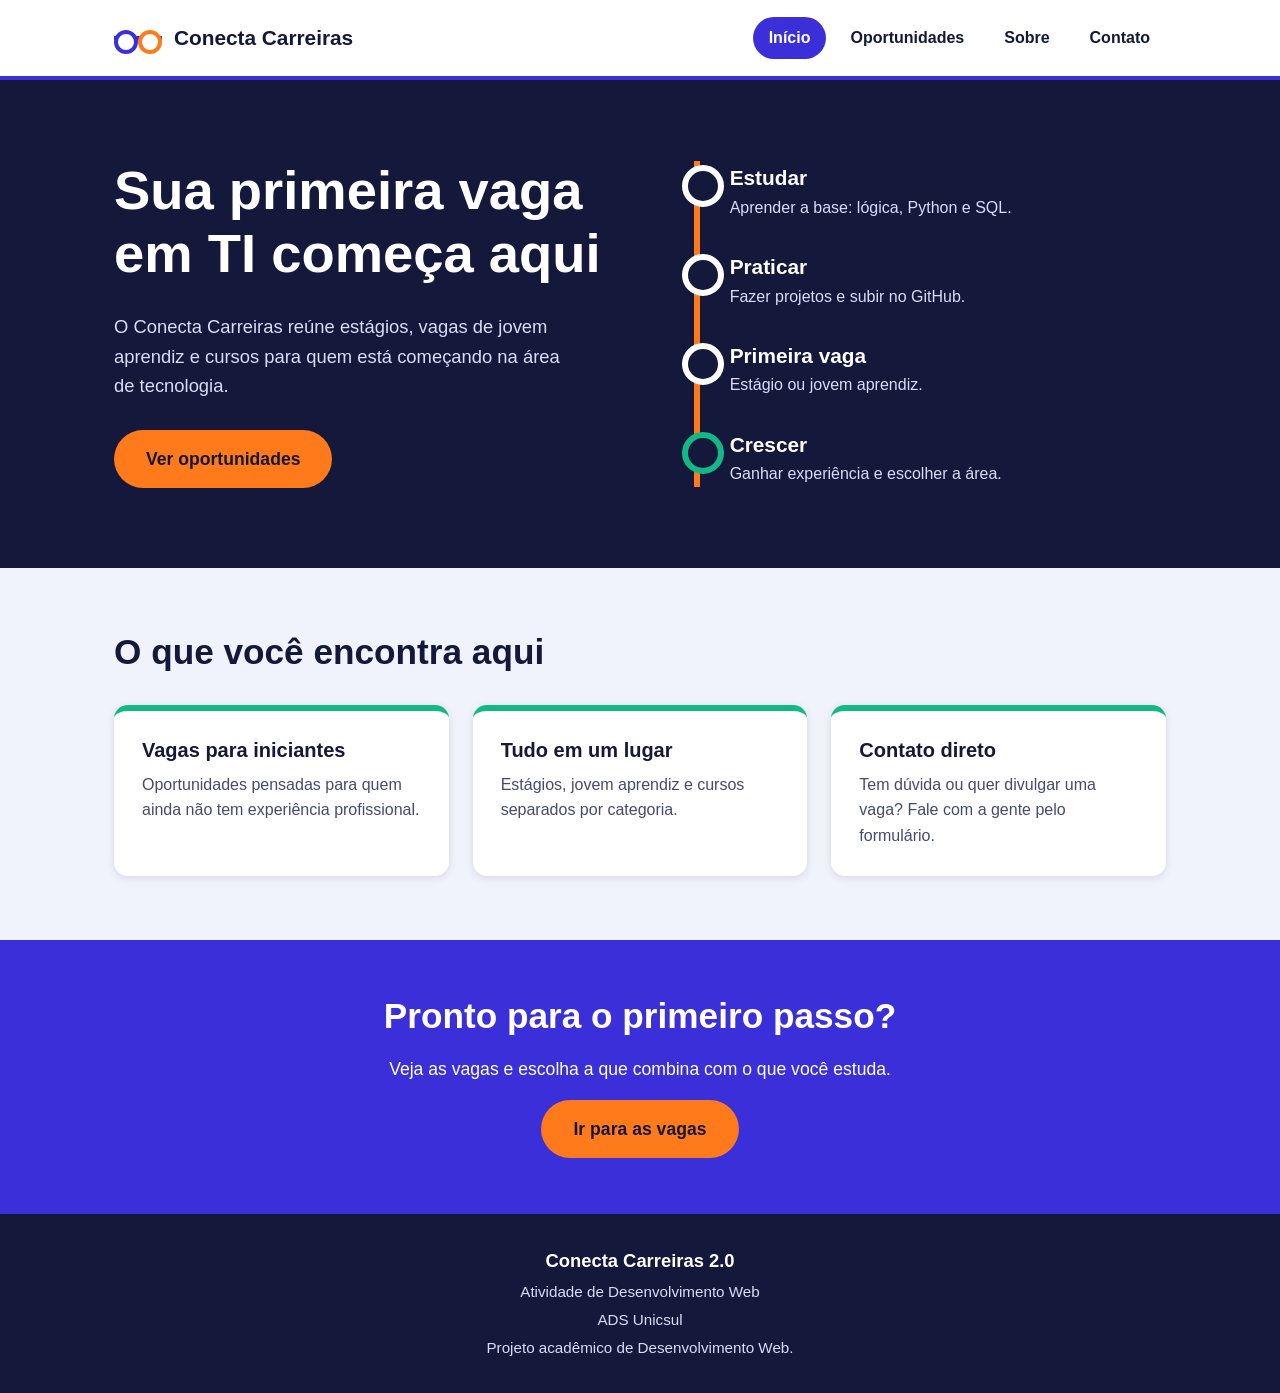
<file: index.html>
<!DOCTYPE html>
<html lang="pt-BR">
<head>
  <meta charset="UTF-8">
  <meta name="viewport" content="width=device-width, initial-scale=1">
  <meta name="description" content="Conecta Carreiras 2.0: estágios, jovem aprendiz e cursos para quem está começando em TI.">
  <title>Início | Conecta Carreiras 2.0</title>
  <link rel="stylesheet" href="css/estilo.css">
</head>
<body>
  <a class="pular-conteudo" href="#conteudo">Pular para o conteúdo</a>

  <header class="topo">
    <div class="container">
      <a class="logo" href="index.html"><span class="logo-marca" aria-hidden="true"></span>Conecta Carreiras</a>
      <nav aria-label="Menu principal">
        <ul class="menu">
          <li><a href="index.html" aria-current="page">Início</a></li>
          <li><a href="oportunidades.html">Oportunidades</a></li>
          <li><a href="sobre.html">Sobre</a></li>
          <li><a href="contato.html">Contato</a></li>
        </ul>
      </nav>
    </div>
  </header>

  <main id="conteudo">
    <section class="hero">
      <div class="container">
        <div class="hero-texto">
          <h1>Sua primeira vaga em TI começa aqui</h1>
          <p>O Conecta Carreiras reúne estágios, vagas de jovem aprendiz e cursos para quem está começando na área de tecnologia.</p>
          <a class="botao botao-destaque" href="oportunidades.html">Ver oportunidades</a>
        </div>
        <ol class="linha" aria-label="Caminho da carreira em quatro passos">
          <li><strong>Estudar</strong>Aprender a base: lógica, Python e SQL.</li>
          <li><strong>Praticar</strong>Fazer projetos e subir no GitHub.</li>
          <li><strong>Primeira vaga</strong>Estágio ou jovem aprendiz.</li>
          <li><strong>Crescer</strong>Ganhar experiência e escolher a área.</li>
        </ol>
      </div>
    </section>

    <section class="secao">
      <div class="container">
        <h2>O que você encontra aqui</h2>
        <div class="beneficios">
          <article class="beneficio">
            <h3>Vagas para iniciantes</h3>
            <p>Oportunidades pensadas para quem ainda não tem experiência profissional.</p>
          </article>
          <article class="beneficio">
            <h3>Tudo em um lugar</h3>
            <p>Estágios, jovem aprendiz e cursos separados por categoria.</p>
          </article>
          <article class="beneficio">
            <h3>Contato direto</h3>
            <p>Tem dúvida ou quer divulgar uma vaga? Fale com a gente pelo formulário.</p>
          </article>
        </div>
      </div>
    </section>

    <section class="chamada">
      <div class="container">
        <h2>Pronto para o primeiro passo?</h2>
        <p>Veja as vagas e escolha a que combina com o que você estuda.</p>
        <a class="botao botao-destaque" href="oportunidades.html">Ir para as vagas</a>
      </div>
    </section>
  </main>

  <footer class="rodape">
    <div class="container">
      <p class="rodape-nome">Conecta Carreiras 2.0</p>
      <p>Atividade de Desenvolvimento Web</p>
      <p>ADS Unicsul</p>
      <p>Projeto acadêmico de Desenvolvimento Web.</p>
    </div>
  </footer>
</body>
</html>
</file>
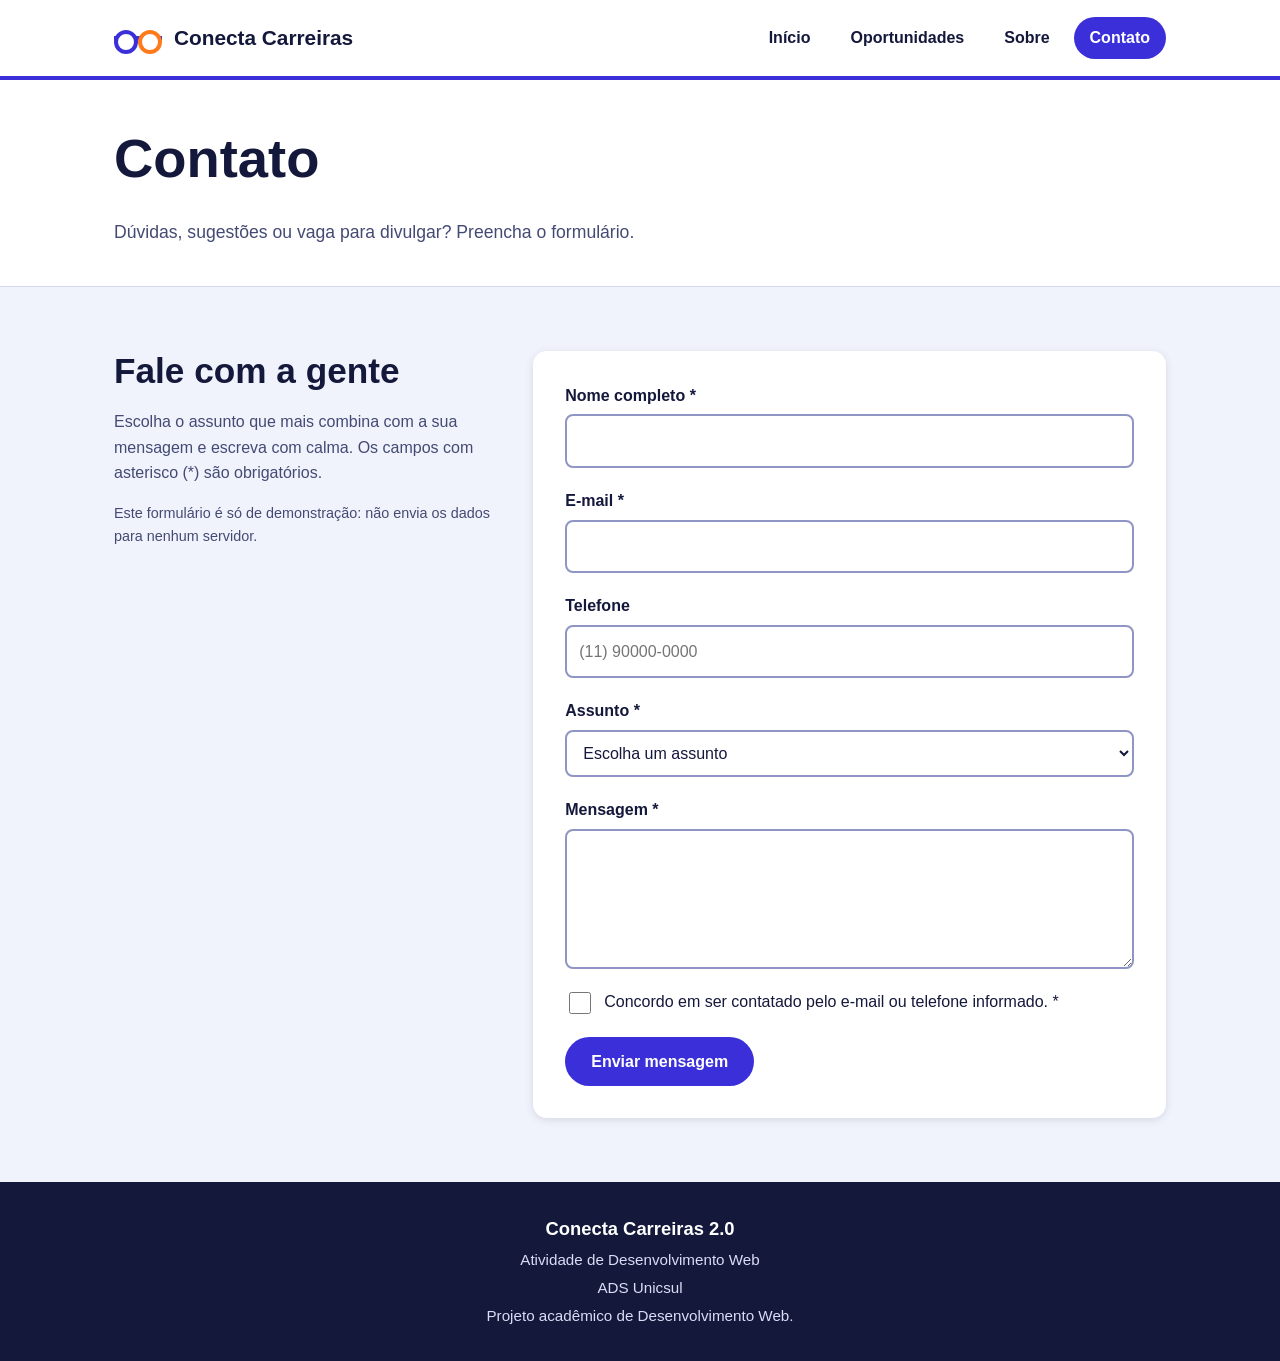
<file: contato.html>
<!DOCTYPE html>
<html lang="pt-BR">
<head>
  <meta charset="UTF-8">
  <meta name="viewport" content="width=device-width, initial-scale=1">
  <meta name="description" content="Conecta Carreiras 2.0: estágios, jovem aprendiz e cursos para quem está começando em TI.">
  <title>Contato | Conecta Carreiras 2.0</title>
  <link rel="stylesheet" href="css/estilo.css">
</head>
<body>
  <a class="pular-conteudo" href="#conteudo">Pular para o conteúdo</a>

  <header class="topo">
    <div class="container">
      <a class="logo" href="index.html"><span class="logo-marca" aria-hidden="true"></span>Conecta Carreiras</a>
      <nav aria-label="Menu principal">
        <ul class="menu">
          <li><a href="index.html">Início</a></li>
          <li><a href="oportunidades.html">Oportunidades</a></li>
          <li><a href="sobre.html">Sobre</a></li>
          <li><a href="contato.html" aria-current="page">Contato</a></li>
        </ul>
      </nav>
    </div>
  </header>

  <main id="conteudo">
    <section class="titulo-pagina">
      <div class="container">
        <h1>Contato</h1>
        <p>Dúvidas, sugestões ou vaga para divulgar? Preencha o formulário.</p>
      </div>
    </section>

    <section class="secao">
      <div class="container contato">
        <div class="contato-info">
          <h2>Fale com a gente</h2>
          <p>Escolha o assunto que mais combina com a sua mensagem e escreva com calma. Os campos com asterisco (*) são obrigatórios.</p>
          <p class="nota">Este formulário é só de demonstração: não envia os dados para nenhum servidor.</p>
        </div>

        <form class="formulario" action="#" method="post">
          <div class="campo">
            <label for="nome">Nome completo *</label>
            <input type="text" id="nome" name="nome" autocomplete="name" required>
          </div>
          <div class="campo">
            <label for="email">E-mail *</label>
            <input type="email" id="email" name="email" autocomplete="email" required>
          </div>
          <div class="campo">
            <label for="telefone">Telefone</label>
            <input type="tel" id="telefone" name="telefone" autocomplete="tel" placeholder="(11) 90000-0000">
          </div>
          <div class="campo">
            <label for="assunto">Assunto *</label>
            <select id="assunto" name="assunto" required>
              <option value="" selected disabled>Escolha um assunto</option>
              <option value="duvida">Dúvida sobre vagas</option>
              <option value="divulgar">Quero divulgar uma vaga</option>
              <option value="sugestao">Sugestão para o portal</option>
              <option value="outro">Outro assunto</option>
            </select>
          </div>
          <div class="campo">
            <label for="mensagem">Mensagem *</label>
            <textarea id="mensagem" name="mensagem" required></textarea>
          </div>
          <div class="campo campo-check">
            <input type="checkbox" id="aceite" name="aceite" required>
            <label for="aceite">Concordo em ser contatado pelo e-mail ou telefone informado. *</label>
          </div>
          <button class="botao" type="submit">Enviar mensagem</button>
        </form>
      </div>
    </section>
  </main>

  <footer class="rodape">
    <div class="container">
      <p class="rodape-nome">Conecta Carreiras 2.0</p>
      <p>Atividade de Desenvolvimento Web</p>
      <p>ADS Unicsul</p>
      <p>Projeto acadêmico de Desenvolvimento Web.</p>
    </div>
  </footer>
</body>
</html>
</file>
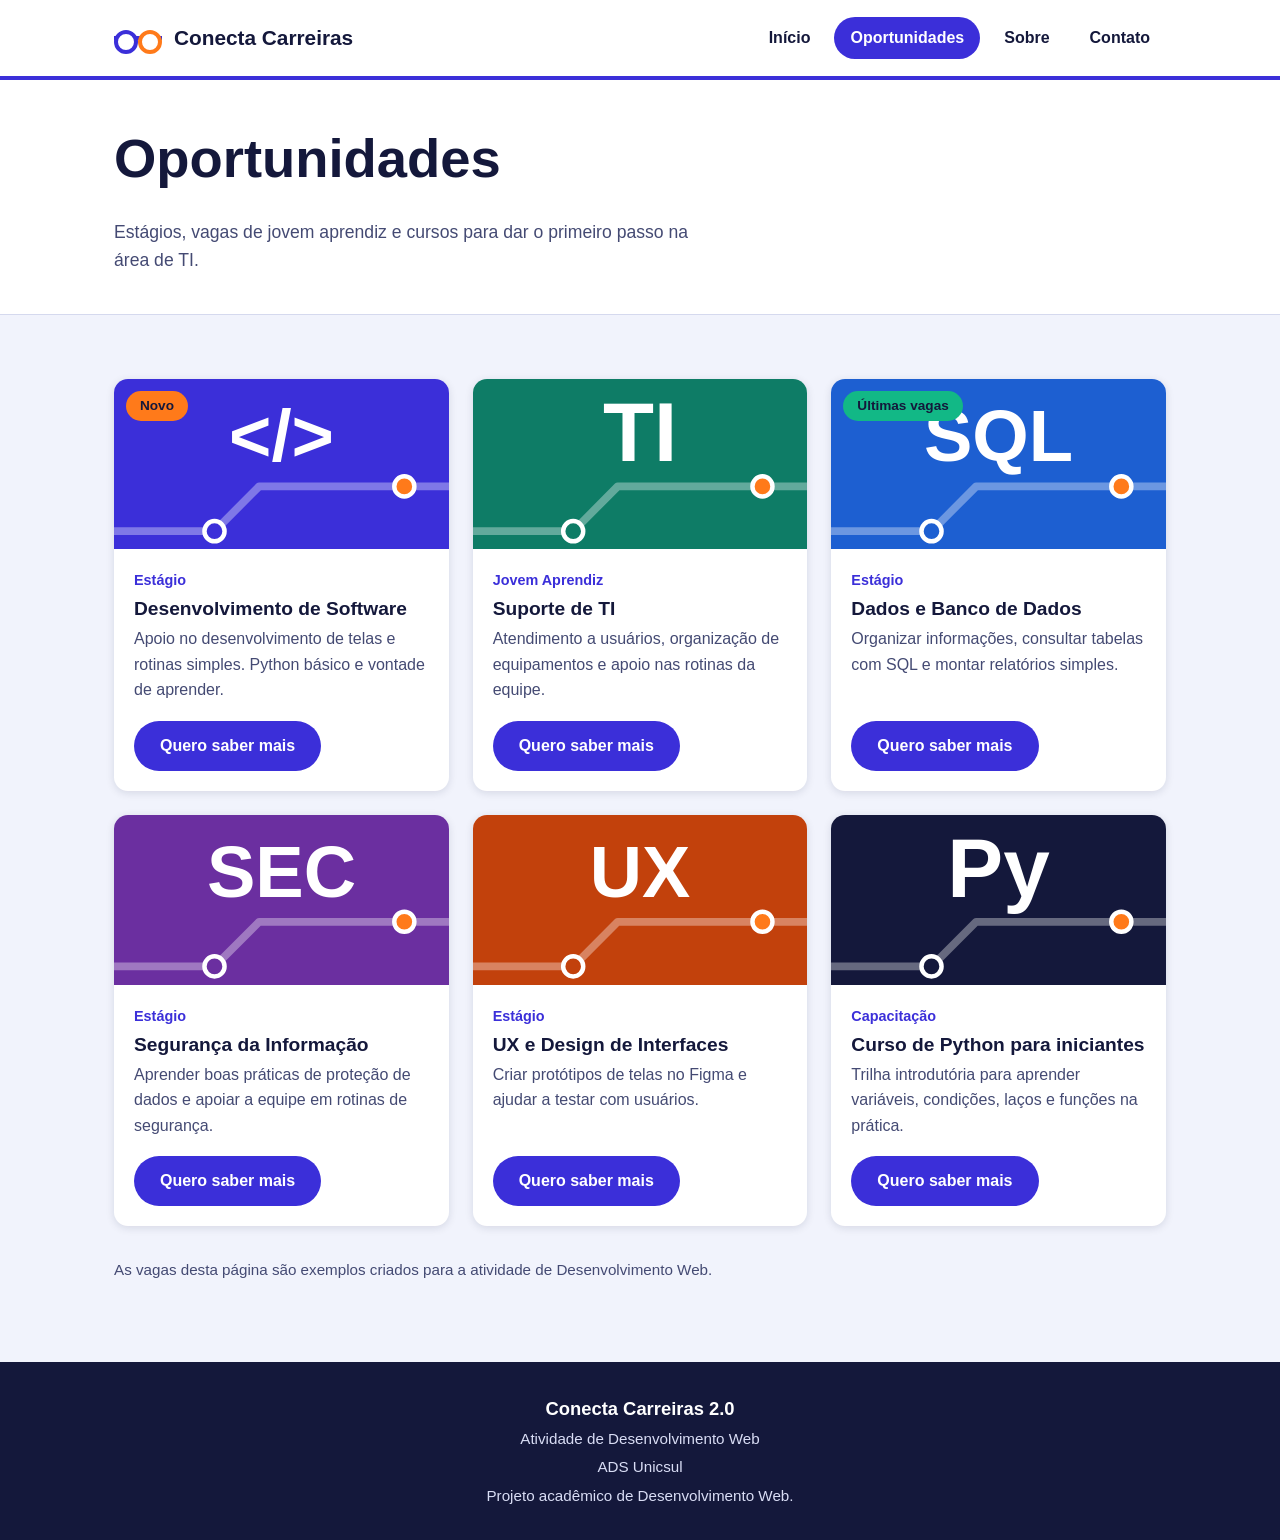
<file: oportunidades.html>
<!DOCTYPE html>
<html lang="pt-BR">
<head>
  <meta charset="UTF-8">
  <meta name="viewport" content="width=device-width, initial-scale=1">
  <meta name="description" content="Conecta Carreiras 2.0: estágios, jovem aprendiz e cursos para quem está começando em TI.">
  <title>Oportunidades | Conecta Carreiras 2.0</title>
  <link rel="stylesheet" href="css/estilo.css">
</head>
<body>
  <a class="pular-conteudo" href="#conteudo">Pular para o conteúdo</a>

  <header class="topo">
    <div class="container">
      <a class="logo" href="index.html"><span class="logo-marca" aria-hidden="true"></span>Conecta Carreiras</a>
      <nav aria-label="Menu principal">
        <ul class="menu">
          <li><a href="index.html">Início</a></li>
          <li><a href="oportunidades.html" aria-current="page">Oportunidades</a></li>
          <li><a href="sobre.html">Sobre</a></li>
          <li><a href="contato.html">Contato</a></li>
        </ul>
      </nav>
    </div>
  </header>

  <main id="conteudo">
    <section class="titulo-pagina">
      <div class="container">
        <h1>Oportunidades</h1>
        <p>Estágios, vagas de jovem aprendiz e cursos para dar o primeiro passo na área de TI.</p>
      </div>
    </section>

    <section class="secao">
      <div class="container">
        <div class="cards">
        <article class="card">
          <span class="selo">Novo</span>
          <img src="img/dev.svg" alt="Ilustração azul com o símbolo de código &lt;/&gt; sobre uma linha de metrô" width="600" height="400">
          <div class="card-corpo">
            <span class="categoria">Estágio</span>
            <h2>Desenvolvimento de Software</h2>
            <p>Apoio no desenvolvimento de telas e rotinas simples. Python básico e vontade de aprender.</p>
            <a class="botao" href="contato.html" aria-label="Quero saber mais sobre Desenvolvimento de Software">Quero saber mais</a>
          </div>
        </article>
        <article class="card">
          <img src="img/suporte.svg" alt="Ilustração verde com as letras TI sobre uma linha de metrô" width="600" height="400">
          <div class="card-corpo">
            <span class="categoria">Jovem Aprendiz</span>
            <h2>Suporte de TI</h2>
            <p>Atendimento a usuários, organização de equipamentos e apoio nas rotinas da equipe.</p>
            <a class="botao" href="contato.html" aria-label="Quero saber mais sobre Suporte de TI">Quero saber mais</a>
          </div>
        </article>
        <article class="card">
          <span class="selo selo-menta">Últimas vagas</span>
          <img src="img/dados.svg" alt="Ilustração azul com a sigla SQL sobre uma linha de metrô" width="600" height="400">
          <div class="card-corpo">
            <span class="categoria">Estágio</span>
            <h2>Dados e Banco de Dados</h2>
            <p>Organizar informações, consultar tabelas com SQL e montar relatórios simples.</p>
            <a class="botao" href="contato.html" aria-label="Quero saber mais sobre Dados e Banco de Dados">Quero saber mais</a>
          </div>
        </article>
        <article class="card">
          <img src="img/seguranca.svg" alt="Ilustração roxa com a sigla SEC, de segurança, sobre uma linha de metrô" width="600" height="400">
          <div class="card-corpo">
            <span class="categoria">Estágio</span>
            <h2>Segurança da Informação</h2>
            <p>Aprender boas práticas de proteção de dados e apoiar a equipe em rotinas de segurança.</p>
            <a class="botao" href="contato.html" aria-label="Quero saber mais sobre Segurança da Informação">Quero saber mais</a>
          </div>
        </article>
        <article class="card">
          <img src="img/ux.svg" alt="Ilustração laranja com as letras UX sobre uma linha de metrô" width="600" height="400">
          <div class="card-corpo">
            <span class="categoria">Estágio</span>
            <h2>UX e Design de Interfaces</h2>
            <p>Criar protótipos de telas no Figma e ajudar a testar com usuários.</p>
            <a class="botao" href="contato.html" aria-label="Quero saber mais sobre UX e Design de Interfaces">Quero saber mais</a>
          </div>
        </article>
        <article class="card">
          <img src="img/python.svg" alt="Ilustração escura com as letras Py, de Python, sobre uma linha de metrô" width="600" height="400">
          <div class="card-corpo">
            <span class="categoria">Capacitação</span>
            <h2>Curso de Python para iniciantes</h2>
            <p>Trilha introdutória para aprender variáveis, condições, laços e funções na prática.</p>
            <a class="botao" href="contato.html" aria-label="Quero saber mais sobre Curso de Python para iniciantes">Quero saber mais</a>
          </div>
        </article>
        </div>
        <p class="aviso">As vagas desta página são exemplos criados para a atividade de Desenvolvimento Web.</p>
      </div>
    </section>
  </main>

  <footer class="rodape">
    <div class="container">
      <p class="rodape-nome">Conecta Carreiras 2.0</p>
      <p>Atividade de Desenvolvimento Web</p>
      <p>ADS Unicsul</p>
      <p>Projeto acadêmico de Desenvolvimento Web.</p>
    </div>
  </footer>
</body>
</html>
</file>
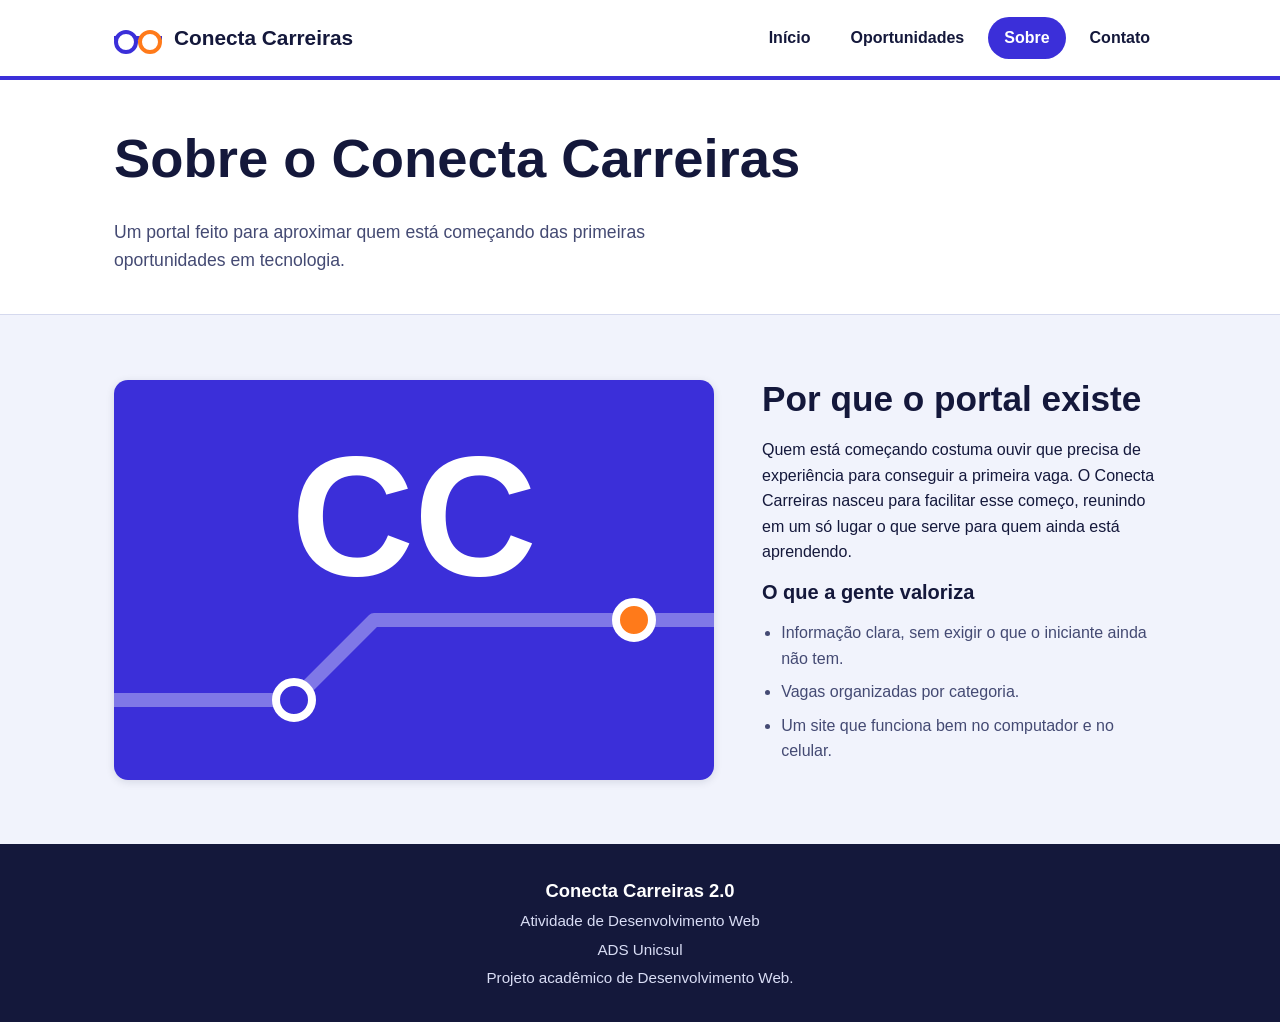
<file: sobre.html>
<!DOCTYPE html>
<html lang="pt-BR">
<head>
  <meta charset="UTF-8">
  <meta name="viewport" content="width=device-width, initial-scale=1">
  <meta name="description" content="Conecta Carreiras 2.0: estágios, jovem aprendiz e cursos para quem está começando em TI.">
  <title>Sobre | Conecta Carreiras 2.0</title>
  <link rel="stylesheet" href="css/estilo.css">
</head>
<body>
  <a class="pular-conteudo" href="#conteudo">Pular para o conteúdo</a>

  <header class="topo">
    <div class="container">
      <a class="logo" href="index.html"><span class="logo-marca" aria-hidden="true"></span>Conecta Carreiras</a>
      <nav aria-label="Menu principal">
        <ul class="menu">
          <li><a href="index.html">Início</a></li>
          <li><a href="oportunidades.html">Oportunidades</a></li>
          <li><a href="sobre.html" aria-current="page">Sobre</a></li>
          <li><a href="contato.html">Contato</a></li>
        </ul>
      </nav>
    </div>
  </header>

  <main id="conteudo">
    <section class="titulo-pagina">
      <div class="container">
        <h1>Sobre o Conecta Carreiras</h1>
        <p>Um portal feito para aproximar quem está começando das primeiras oportunidades em tecnologia.</p>
      </div>
    </section>

    <section class="secao">
      <div class="container sobre">
        <img class="sobre-imagem" src="img/sobre.svg" alt="Ilustração azul com as letras CC, de Conecta Carreiras, sobre uma linha de metrô" width="600" height="400">
        <div class="sobre-texto">
          <h2>Por que o portal existe</h2>
          <p>Quem está começando costuma ouvir que precisa de experiência para conseguir a primeira vaga. O Conecta Carreiras nasceu para facilitar esse começo, reunindo em um só lugar o que serve para quem ainda está aprendendo.</p>
          <h3>O que a gente valoriza</h3>
          <ul>
            <li>Informação clara, sem exigir o que o iniciante ainda não tem.</li>
            <li>Vagas organizadas por categoria.</li>
            <li>Um site que funciona bem no computador e no celular.</li>
          </ul>
        </div>
      </div>
    </section>
  </main>

  <footer class="rodape">
    <div class="container">
      <p class="rodape-nome">Conecta Carreiras 2.0</p>
      <p>Atividade de Desenvolvimento Web</p>
      <p>ADS Unicsul</p>
      <p>Projeto acadêmico de Desenvolvimento Web.</p>
    </div>
  </footer>
</body>
</html>
</file>
<file: css/estilo.css>
/* =====================================================
   Portal Conecta Carreiras 2.0 - css/estilo.css
   Um único CSS usado pelas 4 páginas.
   Ideia visual: o portal é um "mapa de linhas de metrô":
   cada passo da carreira é uma estação conectada.
   ===================================================== */

/* ---------- 1. VARIÁVEIS (CSS variables) ---------- */
:root {
  --cor-primaria: #3b2fd9;        /* azul-violeta: botões e links */
  --cor-primaria-escura: #241a9c; /* hover dos botões */
  --cor-destaque: #ff7a1a;        /* laranja: linha do metrô, foco, selo */
  --cor-menta: #12b886;           /* verde: segundo selo e detalhes */
  --cor-tinta: #14183b;           /* texto principal e fundos escuros */
  --cor-suave: #444a73;           /* texto secundário */
  --cor-papel: #f1f3fc;           /* fundo da página */
  --cor-branco: #ffffff;
  --raio: 14px;
  --sombra: 0 2px 8px rgba(20, 24, 59, 0.12);
}

/* ---------- 2. BASE / RESET ---------- */
* { box-sizing: border-box; }  /* Box Model: width inclui padding e borda */

body {
  margin: 0;
  font-family: "Segoe UI", Verdana, sans-serif;
  background: var(--cor-papel);
  color: var(--cor-tinta);
  line-height: 1.6;
}

img { max-width: 100%; display: block; }

h1, h2, h3 {
  font-family: "Trebuchet MS", "Segoe UI", sans-serif;
  line-height: 1.15;
  margin: 0 0 0.5em;
}
h1 { font-size: clamp(2rem, 5vw, 3.4rem); }
h2 { font-size: clamp(1.6rem, 3.5vw, 2.2rem); }
h3 { font-size: 1.25rem; }

p { margin: 0 0 1em; }
a { color: var(--cor-primaria); }

/* Foco visível para quem navega pelo teclado (acessibilidade) */
:focus-visible {
  outline: 3px solid var(--cor-destaque);
  outline-offset: 3px;
}

/* Link "pular para o conteúdo": só aparece ao apertar Tab */
.pular-conteudo {
  position: absolute;
  left: -999px;
  top: 0;
  background: var(--cor-branco);
  padding: 8px 16px;
  z-index: 10;
}
.pular-conteudo:focus { left: 0; }

.container {
  max-width: 1100px;
  margin: 0 auto;
  padding: 0 24px;
}

.secao { padding: 64px 0; }

/* ---------- 3. CABEÇALHO E MENU (Flexbox) ---------- */
.topo {
  background: var(--cor-branco);
  border-bottom: 4px solid var(--cor-primaria);
}
.topo .container {
  display: flex;
  justify-content: space-between;  /* logo à esquerda, menu à direita */
  align-items: center;
  gap: 16px;
  min-height: 76px;
}

.logo {
  display: flex;
  align-items: center;
  gap: 12px;
  font-family: "Trebuchet MS", sans-serif;
  font-weight: 800;
  font-size: 1.3rem;
  color: var(--cor-tinta);
  text-decoration: none;
}
/* Marca: duas estações ligadas por uma linha */
.logo-marca {
  position: relative;
  flex: none;               /* não deixa o Flexbox encolher a marca */
  width: 48px;
  height: 16px;
  background: linear-gradient(var(--cor-primaria), var(--cor-primaria)) center / 100% 4px no-repeat;
}
.logo-marca::before,
.logo-marca::after {
  content: "";
  position: absolute;
  top: 0;
  width: 16px;
  height: 16px;
  border-radius: 50%;
  border: 4px solid var(--cor-primaria);
  background: var(--cor-branco);
}
.logo-marca::before { left: 0; }
.logo-marca::after { right: 0; border-color: var(--cor-destaque); }

.menu {
  display: flex;
  gap: 8px;
  list-style: none;
  margin: 0;
  padding: 0;
}
.menu a {
  display: block;
  padding: 8px 16px;
  border-radius: 999px;
  color: var(--cor-tinta);
  font-weight: 600;
  text-decoration: none;
  transition: background 0.3s, color 0.3s;
}
.menu a:hover { background: var(--cor-papel); }
.menu a[aria-current="page"] {
  background: var(--cor-primaria);
  color: var(--cor-branco);
}

/* ---------- 4. BOTÕES ---------- */
.botao {
  display: inline-block;
  background: var(--cor-primaria);
  color: var(--cor-branco);
  padding: 12px 26px;
  border: 0;
  border-radius: 999px;
  font: inherit;
  font-weight: 700;
  text-decoration: none;
  cursor: pointer;
  /* transition no seletor BASE: anima na ida e na volta do hover */
  transition: background 0.3s, transform 0.3s;
}
.botao:hover {
  background: var(--cor-primaria-escura);
  transform: translateY(-2px);
}
.botao-destaque {
  background: var(--cor-destaque);
  color: var(--cor-tinta);
  padding: 15px 32px;
  font-size: 1.1rem;
}
.botao-destaque:hover { background: #ff9447; }

/* ---------- 5. HERO (página inicial) ---------- */
.hero {
  background: var(--cor-tinta);
  color: var(--cor-branco);
  padding: 80px 0;
}
.hero .container {
  display: flex;
  align-items: center;
  gap: 56px;
}
.hero-texto { flex: 1.2; }
.hero-texto p {
  max-width: 46ch;
  font-size: 1.15rem;
  color: #d9ddf5;  /* contraste alto sobre o fundo escuro */
  margin-bottom: 1.6em;
}

/* A "linha de metrô": lista ordenada com borda laranja e estações */
.linha {
  flex: 1;
  list-style: none;
  margin: 0;
  padding: 0 0 0 30px;
  border-left: 6px solid var(--cor-destaque);
  display: flex;
  flex-direction: column;
  gap: 30px;
}
.linha li {
  position: relative;
  color: #d9ddf5;
}
.linha li::before {
  content: "";
  position: absolute;
  left: -48px;
  top: 4px;
  width: 30px;
  height: 30px;
  border-radius: 50%;
  background: var(--cor-tinta);
  border: 6px solid var(--cor-branco);
}
.linha li:last-child::before { border-color: var(--cor-menta); }
.linha strong {
  display: block;
  color: var(--cor-branco);
  font-family: "Trebuchet MS", sans-serif;
  font-size: 1.3rem;
}

/* ---------- 6. BENEFÍCIOS (Flexbox) ---------- */
.beneficios {
  display: flex;
  flex-wrap: wrap;
  gap: 24px;
  margin-top: 32px;
}
.beneficio {
  flex: 1 1 240px;
  background: var(--cor-branco);
  border-radius: var(--raio);
  border-top: 6px solid var(--cor-menta);
  padding: 28px;
  box-shadow: var(--sombra);
}
.beneficio p { margin: 0; color: var(--cor-suave); }

.chamada {
  background: var(--cor-primaria);
  color: var(--cor-branco);
  text-align: center;
  padding: 56px 0;
}
.chamada p { font-size: 1.1rem; }

/* ---------- 7. TÍTULO DAS PÁGINAS INTERNAS ---------- */
.titulo-pagina {
  background: var(--cor-branco);
  padding: 48px 0 40px;
  border-bottom: 1px solid #d5d9ee;
}
.titulo-pagina p {
  max-width: 60ch;
  color: var(--cor-suave);
  font-size: 1.1rem;
  margin: 0;
}

/* ---------- 8. CARDS DE OPORTUNIDADES (Grid) ---------- */
/* auto-fit + minmax: o navegador decide quantas colunas cabem.
   min(280px, 100%) evita estourar a largura em telas muito pequenas. */
.cards {
  display: grid;
  grid-template-columns: repeat(auto-fit, minmax(min(280px, 100%), 1fr));
  gap: 24px;
}
.card {
  position: relative;            /* referência para o selo (absolute) */
  display: flex;
  flex-direction: column;
  background: var(--cor-branco);
  border-radius: var(--raio);
  overflow: hidden;
  box-shadow: var(--sombra);
  transition: transform 0.3s, box-shadow 0.3s;  /* no base, não só no :hover */
}
.card:hover {
  transform: translateY(-6px);
  box-shadow: 0 14px 28px rgba(20, 24, 59, 0.22);
}
.card img {
  width: 100%;
  height: 170px;
  object-fit: cover;             /* imagem preenche sem deformar */
}
.card-corpo {
  display: flex;
  flex-direction: column;
  flex: 1;
  gap: 6px;
  padding: 20px;
}
.card-corpo h2 { font-size: 1.2rem; margin: 0; }
.card-corpo p { color: var(--cor-suave); margin: 0 0 12px; }
.categoria {
  font-size: 0.9rem;
  font-weight: 700;
  color: var(--cor-primaria);
}
.card .botao {
  margin-top: auto;              /* empurra o botão para o fim do card */
  align-self: flex-start;
}

/* Selos (badges): saem do fluxo e não empurram o resto do card */
.selo {
  position: absolute;
  top: 12px;
  left: 12px;
  background: var(--cor-destaque);
  color: var(--cor-tinta);
  font-size: 0.85rem;
  font-weight: 800;
  padding: 4px 14px;
  border-radius: 999px;
}
.selo-menta { background: var(--cor-menta); }

.aviso {
  margin-top: 32px;
  color: var(--cor-suave);
  font-size: 0.95rem;
}

/* ---------- 9. SOBRE ---------- */
.sobre {
  display: flex;
  align-items: center;
  gap: 48px;
}
.sobre-imagem { flex: 1; border-radius: var(--raio); box-shadow: var(--sombra); }
.sobre-texto { flex: 1.2; }
.sobre-texto ul { padding-left: 1.2em; color: var(--cor-suave); }
.sobre-texto li { margin-bottom: 0.5em; }

/* ---------- 10. CONTATO E FORMULÁRIO ---------- */
.contato {
  display: flex;
  align-items: flex-start;
  gap: 40px;
}
.contato-info { flex: 1; }
.contato-info p { color: var(--cor-suave); }

.formulario {
  flex: 1.5;
  background: var(--cor-branco);
  border-radius: var(--raio);
  padding: 32px;
  box-shadow: var(--sombra);
}
.campo {
  display: flex;
  flex-direction: column;
  gap: 6px;
  margin-bottom: 20px;
}
.campo label { font-weight: 700; }
.campo input,
.campo select,
.campo textarea {
  font: inherit;
  color: var(--cor-tinta);
  background: var(--cor-branco);
  padding: 12px;
  border: 2px solid #8f95c4;
  border-radius: 8px;
}
.campo input:focus,
.campo select:focus,
.campo textarea:focus {
  outline: 3px solid var(--cor-destaque);
  border-color: var(--cor-primaria);
}
.campo textarea { min-height: 140px; resize: vertical; }
.campo-check {
  flex-direction: row;
  align-items: flex-start;
  gap: 10px;
}
.campo-check input { width: 22px; height: 22px; margin-top: 3px; }
.campo-check label { font-weight: 400; }
.nota { font-size: 0.9rem; color: var(--cor-suave); }

/* ---------- 11. RODAPÉ ---------- */
.rodape {
  background: var(--cor-tinta);
  color: #d9ddf5;
  padding: 32px 0;
  font-size: 0.95rem;
  text-align: center;   /* texto do rodapé centralizado */
}
.rodape p { margin: 0; }
.rodape p + p { margin-top: 4px; }
.rodape .rodape-nome {
  color: var(--cor-branco);
  font-family: "Trebuchet MS", sans-serif;
  font-size: 1.15rem;
  font-weight: 800;
}

/* =====================================================
   12. RESPONSIVIDADE (Media Queries)
   ===================================================== */

/* Tablet */
@media (max-width: 900px) {
  .hero { padding: 56px 0; }
  .hero .container,
  .sobre { flex-direction: column; align-items: stretch; }
  .linha { margin-top: 16px; }
  .menu a { padding: 8px 12px; }
  .secao { padding: 48px 0; }
}

/* Celular */
@media (max-width: 600px) {
  .container { padding: 0 16px; }
  .topo .container {
    flex-direction: column;
    padding-top: 12px;
    padding-bottom: 12px;
  }
  .menu { flex-wrap: wrap; justify-content: center; }
  .beneficios { flex-direction: column; }
  .contato { flex-direction: column; align-items: stretch; }
  .formulario { padding: 20px; }
  .botao-destaque { display: block; text-align: center; }
}

/* Respeita quem prefere menos movimento */
@media (prefers-reduced-motion: reduce) {
  * { transition: none !important; }
}
</file>
